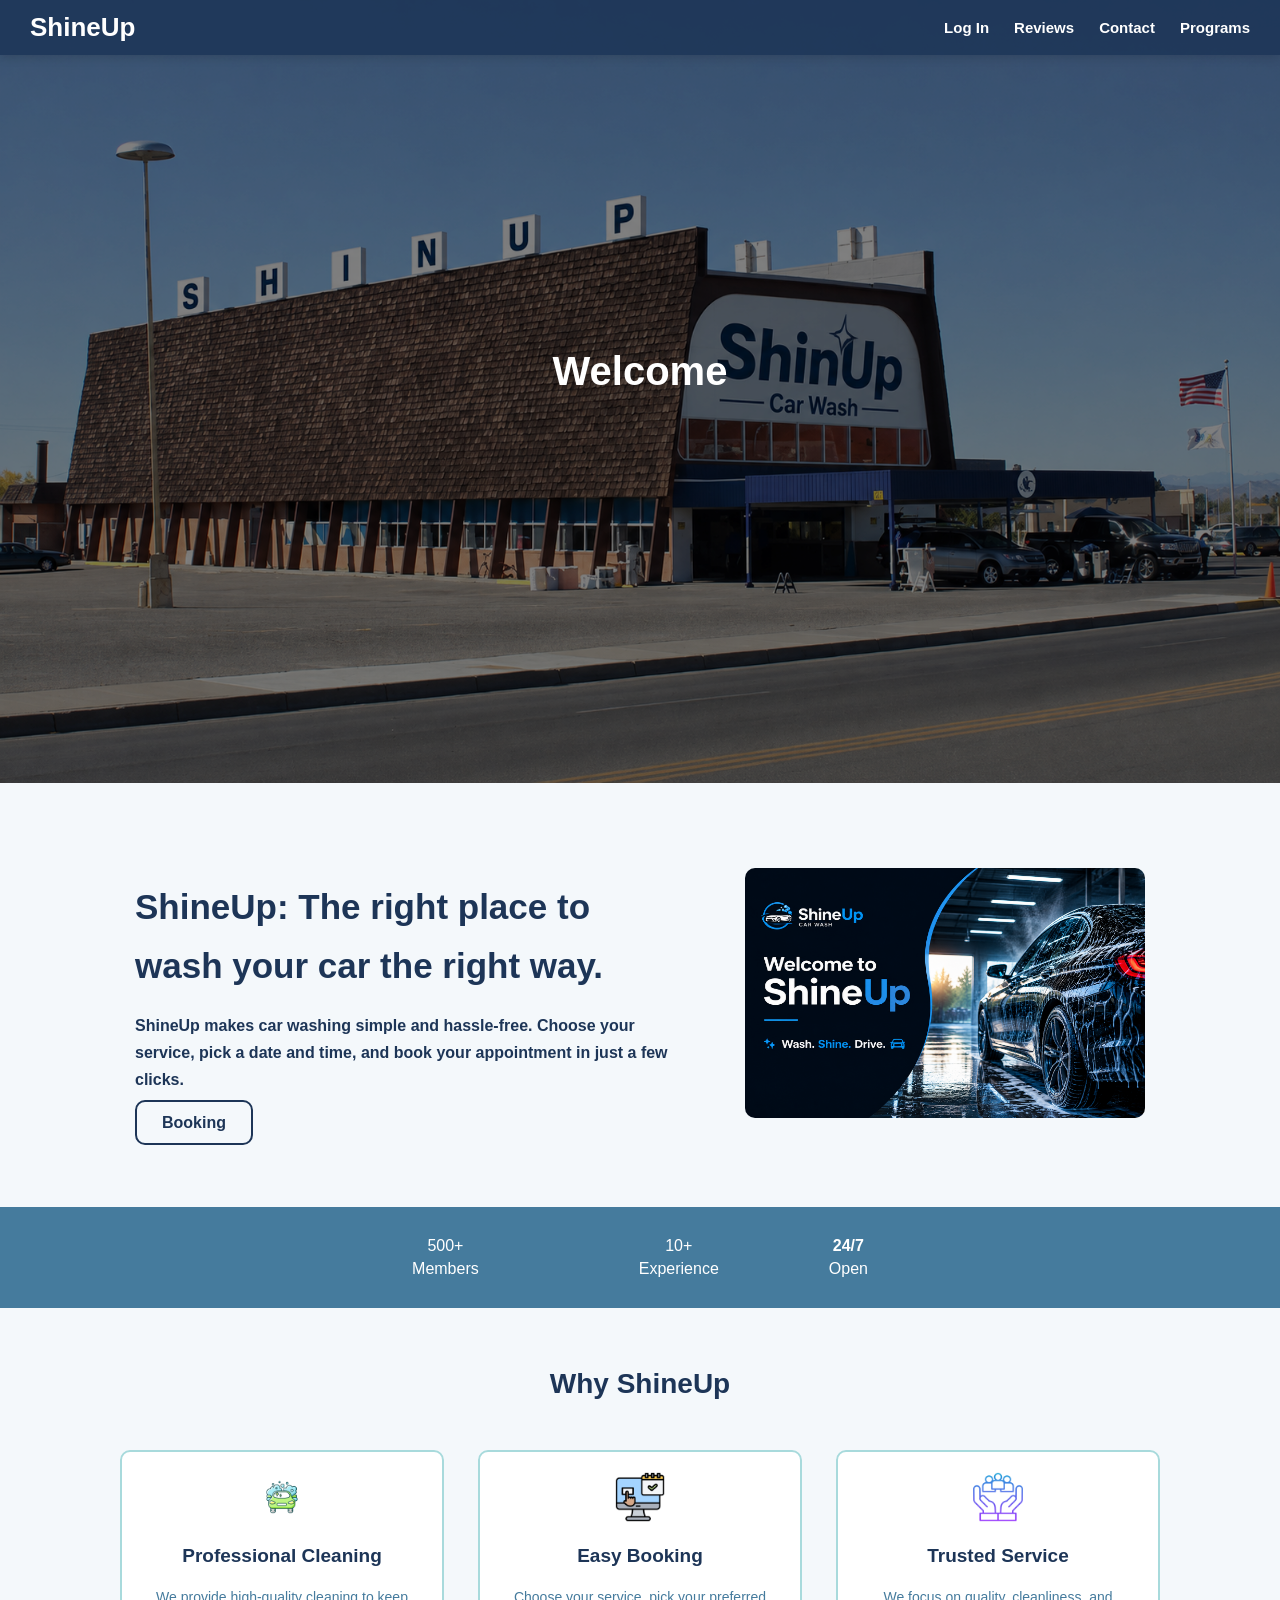
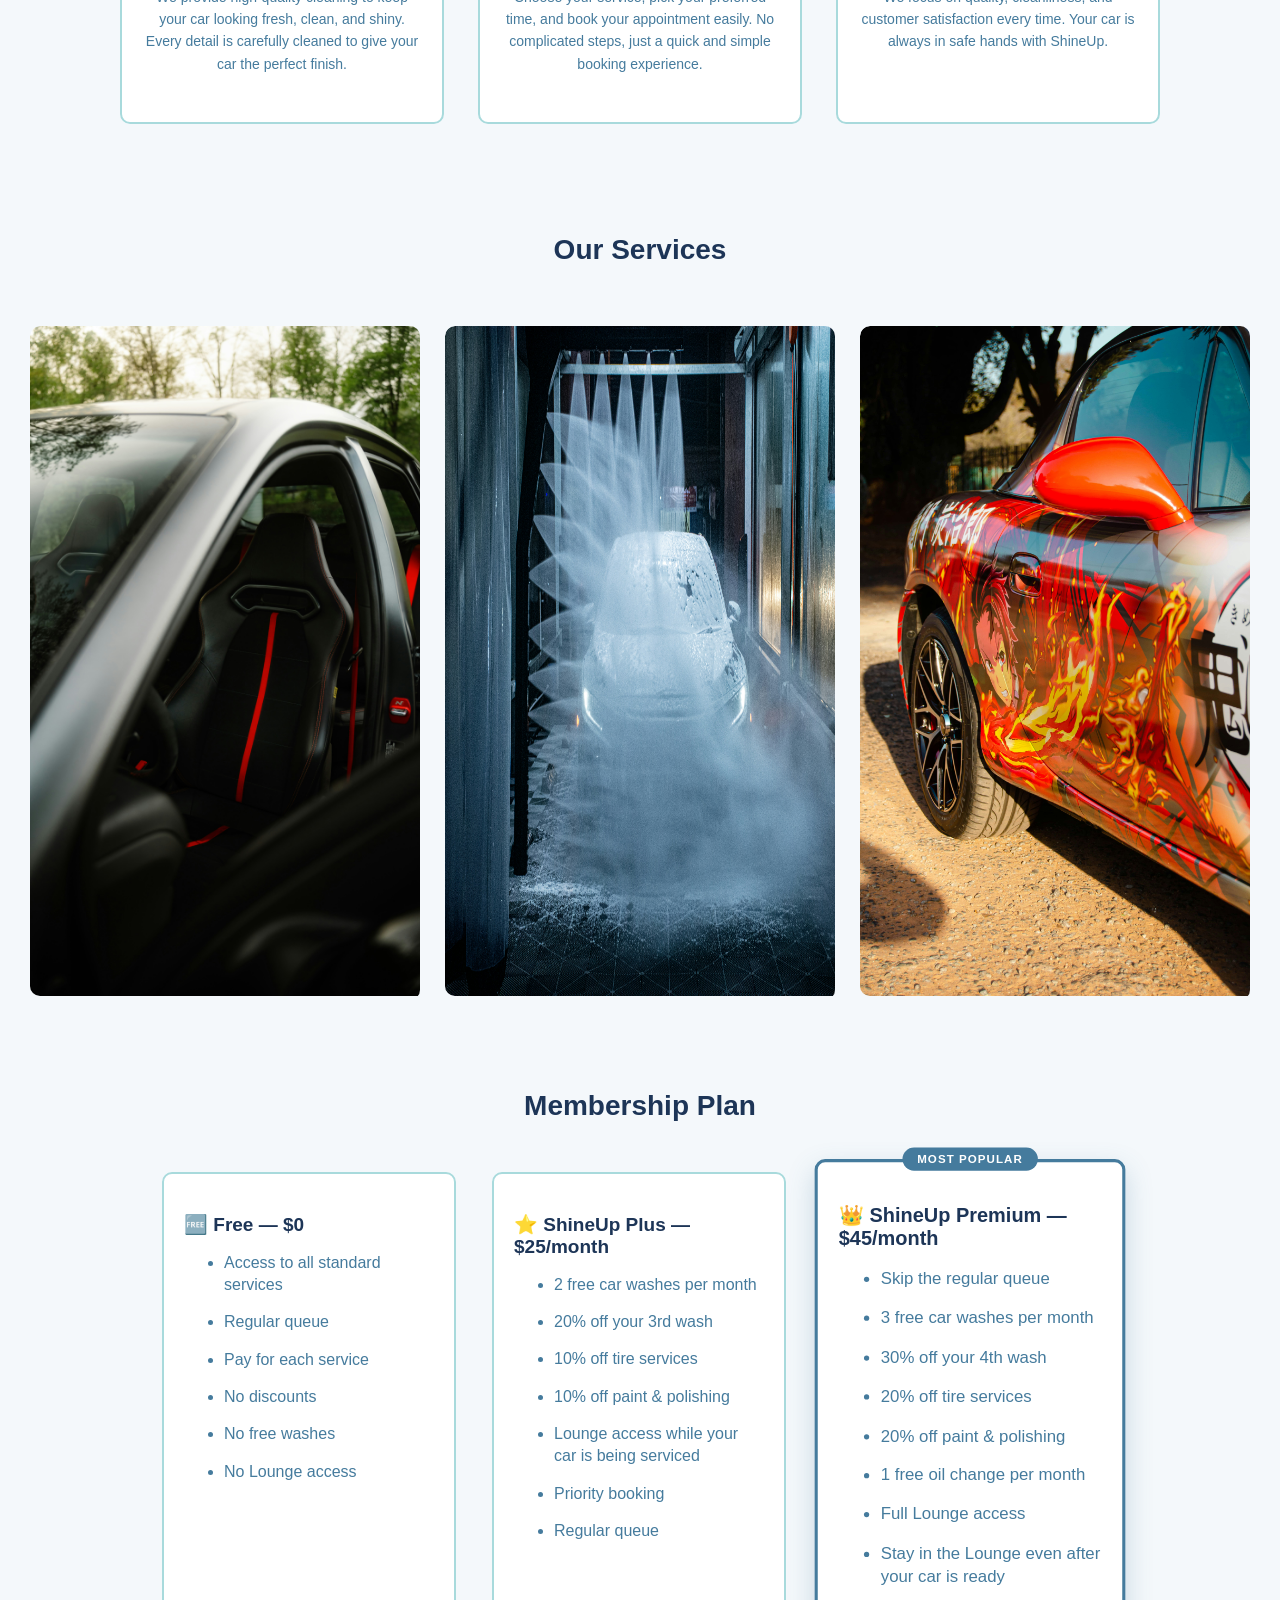
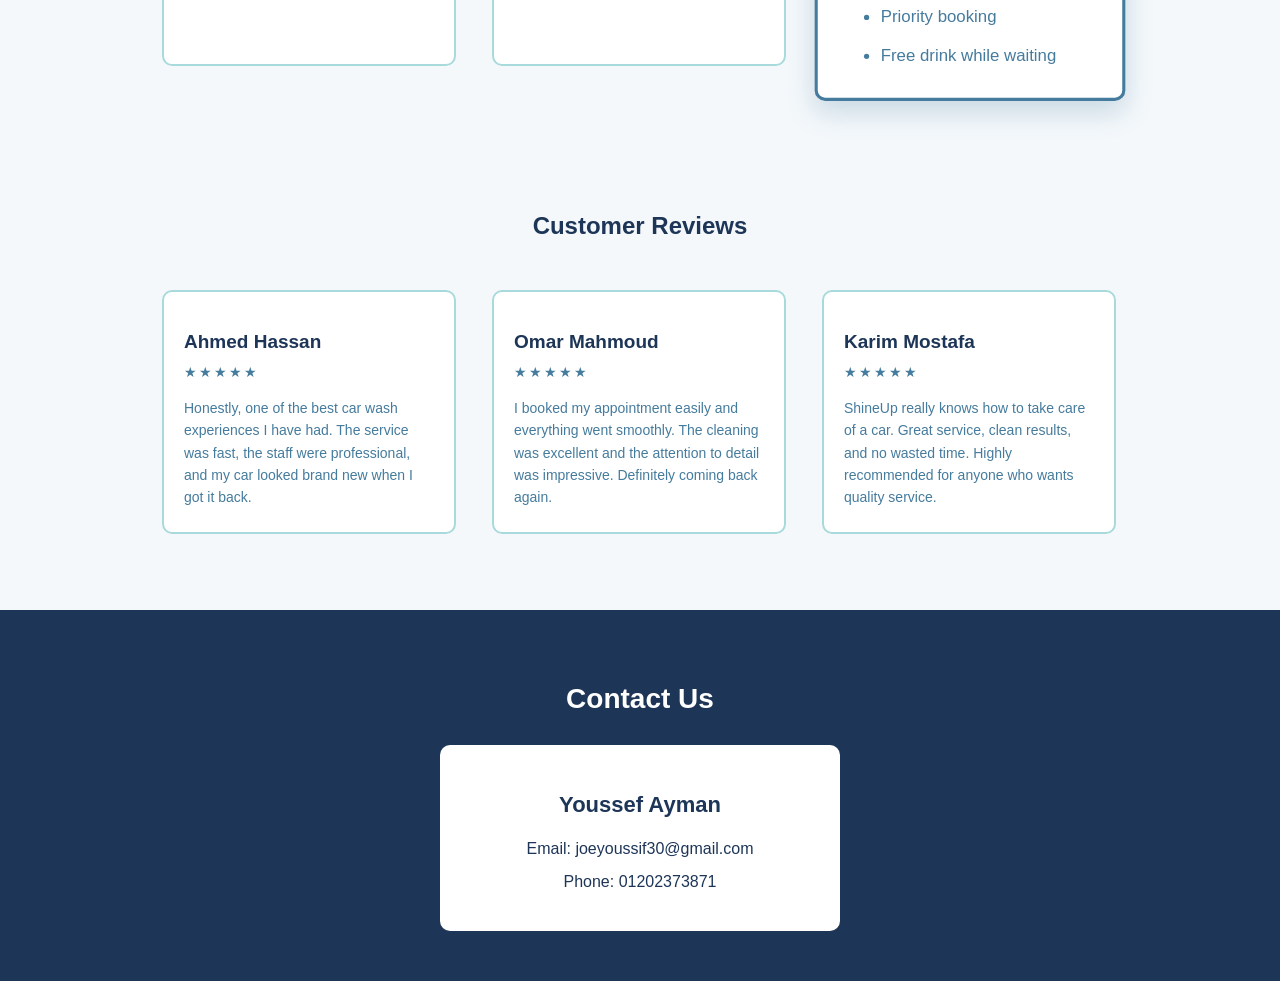
<file: index.html>
<!DOCTYPE html>
<html lang="en">

<head>
    <meta charset="UTF-8">
    <meta name="viewport" content="width=device-width, initial-scale=1.0">
    <title>ShineUp</title>
    <link rel="stylesheet" href="./style.css">
</head>

<body>

    <div class="image" id="image-hero">
         <img src="./images/shineup1.png" alt="ShineUp Car Wash">
        <div class="text">
            <h1 class="welcome">Welcome</h1>
            <h2 class="tagline"></h2>
        </div>

    </div>
    
    <nav class="navbar">

    <div class="shine">
        <a href="#image-hero">ShineUp</a>
    </div>

    <div class="nav-links">
        <a href="./LogIn.html" target="_blank">Log In</a>
        <a href="#reviews">Reviews</a>
        <a href="#contact">Contact</a>
        <a href="#services">Programs</a>
    </div>

</nav>


    <div class="body">

        <div class="img">
            <img src="./images/shineUP.png" alt="ShineUp">
        </div>

        <div class="describe">

            <h1>
                <b>ShineUp: The right place to wash your car the right way.</b>
            </h1>

            <p>
                <b>
                    ShineUp makes car washing simple and hassle-free.
                    Choose your service, pick a date and time, and book your appointment in just a few clicks.

                </b>
            </p>

         <div class="book">
            
           
             <a href="booking.html" target="_blank" class="booking">Booking</a>
         </div>

        </div>

    </div>


    <div class="features">

        <div class="members">

            <p class="mem">
                <b>
                    
                </b>
            </p>

            <p>
                Members
            </p>

        </div>

        <div class="experience">

            <p class="exp">
               
            </p>

            <p>
                Experience
            </p>

        </div>

        <div class="opens">

            <p>
                <b>
                    24/7
                </b>
            </p>

            <p>
                Open
            </p>

        </div>

    </div>


    <div class="why">

        <h2>
            Why ShineUp
        </h2>

    </div>


    <div class="about-us">

        <div class="card1">

            <fieldset class="first-card">

                <img src="./images/cleaning-service.png" alt="cleaning-service">

                <h3 class="fch3">
                    <b>Professional Cleaning</b>
                </h3>

                <p>
                    We provide high-quality cleaning to keep your car looking fresh,
                    clean, and shiny. Every detail is carefully cleaned to give your
                    car the perfect finish.
                </p>

            </fieldset>

        </div>


        <div class="card2">

            <fieldset class="second-card">

                <img src="./images/online-booking.png" alt="online-booking">

                <h3 class="sch3">
                    <b>Easy Booking</b>
                </h3>

                <p>
                    Choose your service, pick your preferred time,
                    and book your appointment easily. No complicated steps,
                    just a quick and simple booking experience.
                </p>

            </fieldset>

        </div>


        <div class="card3">

            <fieldset class="third-card">

                <img src="./images/customers.png" alt="Trusted Service">

                <h3 class="thch3">
                    <b>Trusted Service</b>
                </h3>

                <p>
                    We focus on quality, cleanliness, and customer satisfaction
                    every time. Your car is always in safe hands with ShineUp.
                </p>

            </fieldset>

        </div>

    </div>

    <div class="services-title" id="services">

        <h2>
            Our Services
        </h2>

    </div>


    <div class="flexing">

        <!-- card1 -->
        <div class="cards">

            <div class="flex-img">
                <img src="./images/Exterior & Interior Cleaning.jpg" alt="Exterior & Interior Cleaning service">
            </div>

            <div class="dis">
                <h3>
                    Exterior & Interior Cleaning
                </h3>
                    <p>
                        Professional interior and exterior cleaning for a fresh, spotless vehicle
                    </p>
            </div>

        </div>


        <!-- card2 -->
        <div class="cards">

            <div class="flex-img">
                <img src="./images/photo2.jpg" alt="carwash">
            </div>

            <div class="dis">
                <h3>
                    Car Wash
                </h3>
                    <p>
                        Professional car wash for a spotless, fresh, and shiny vehicle.
                    </p>
            </div>

        </div>

        <!-- card3 -->
         

        <div class="cards">

            <div class="flex-img">
                <img src="./images/Car Painting & Custom Designs.jpg" alt="Car Painting & Custom Designs">
            </div>

            <div class="dis">
                <h3>
                   Car Painting & Custom Designs
                </h3>
                    <p>
                        Transform your car with custom paint, unique designs, and stunning finishes
                    </p>
            </div>

        </div>
        
    </div> 


    <div class="membership-plan">

        <h2>
            <b>Membership Plan</b>
        </h2>

    </div>


    <div class="membership">

        <div class="free">

            <fieldset class="sub">

                <h3>
                    <b>🆓 Free — $0</b>
                </h3>

                <ul>

                    <li>
                        Access to all standard services
                    </li>

                    <li>
                        Regular queue
                    </li>

                    <li>
                        Pay for each service
                    </li>

                    <li>
                        No discounts
                    </li>

                    <li>
                        No free washes
                    </li>

                    <li>
                        No Lounge access
                    </li>

                </ul>

            </fieldset>

        </div>


        <div class="plus">

            <fieldset class="sub">

                <h3>
                    <b>⭐ ShineUp Plus — $25/month</b>
                </h3>

                <ul>

                    <li>
                        2 free car washes per month
                    </li>

                    <li>
                        20% off your 3rd wash
                    </li>

                    <li>
                        10% off tire services
                    </li>

                    <li>
                        10% off paint & polishing
                    </li>

                    <li>
                        Lounge access while your car is being serviced
                    </li>

                    <li>
                        Priority booking
                    </li>

                    <li>
                        Regular queue
                    </li>

                </ul>

            </fieldset>

        </div>


        <div class="premium">

            
            <fieldset class="sub">

                <h3>
                    <b>👑 ShineUp Premium — $45/month</b>
                </h3>

                <ul>

                    <li>
                        Skip the regular queue
                    </li>

                    <li>
                        3 free car washes per month
                    </li>

                    <li>
                        30% off your 4th wash
                    </li>

                    <li>
                        20% off tire services
                    </li>

                    <li>
                        20% off paint & polishing
                    </li>

                    <li>
                        1 free oil change per month
                    </li>

                    <li>
                        Full Lounge access
                    </li>

                    <li>
                        Stay in the Lounge even after your car is ready
                    </li>

                    <li>
                        Priority booking
                    </li>

                    <li>
                        Free drink while waiting
                    </li>

                </ul>

            </fieldset>

        </div>

    </div>


    <div class="reviews-title" id="reviews">

        <h2>
            Customer Reviews
        </h2>

    </div>


    <div class="customer-reviews">

        <div class="review1">

            <fieldset>

                <h3>
                    Ahmed Hassan
                </h3>

                <p class="stars">
                    ★★★★★
                </p>

                <p>
                    Honestly, one of the best car wash experiences I have had.
                    The service was fast, the staff were professional,
                    and my car looked brand new when I got it back.
                </p>

            </fieldset>

        </div>


        <div class="review2">

            <fieldset>

                <h3>
                    Omar Mahmoud
                </h3>

                <p class="stars">
                    ★★★★★
                </p>

                <p>
                    I booked my appointment easily and everything went smoothly.
                    The cleaning was excellent and the attention to detail was
                    impressive. Definitely coming back again.
                </p>

            </fieldset>

        </div>


        <div class="review3">

            <fieldset>

                <h3>
                    Karim Mostafa
                </h3>

                <p class="stars">
                    ★★★★★
                </p>

                <p>
                    ShineUp really knows how to take care of a car.
                    Great service, clean results, and no wasted time.
                    Highly recommended for anyone who wants quality service.
                </p>

            </fieldset>

        </div>

    </div>


    <div class="contact-section" id="contact">

        <h2>
            Contact Us
        </h2>

        <div class="contact-card">

            <h3>
                Youssef Ayman
            </h3>

            <p>
                Email: joeyoussif30@gmail.com
            </p>

            <p>
                Phone: 01202373871
            </p>

        </div>

    </div>


</body>

</html>
</file>
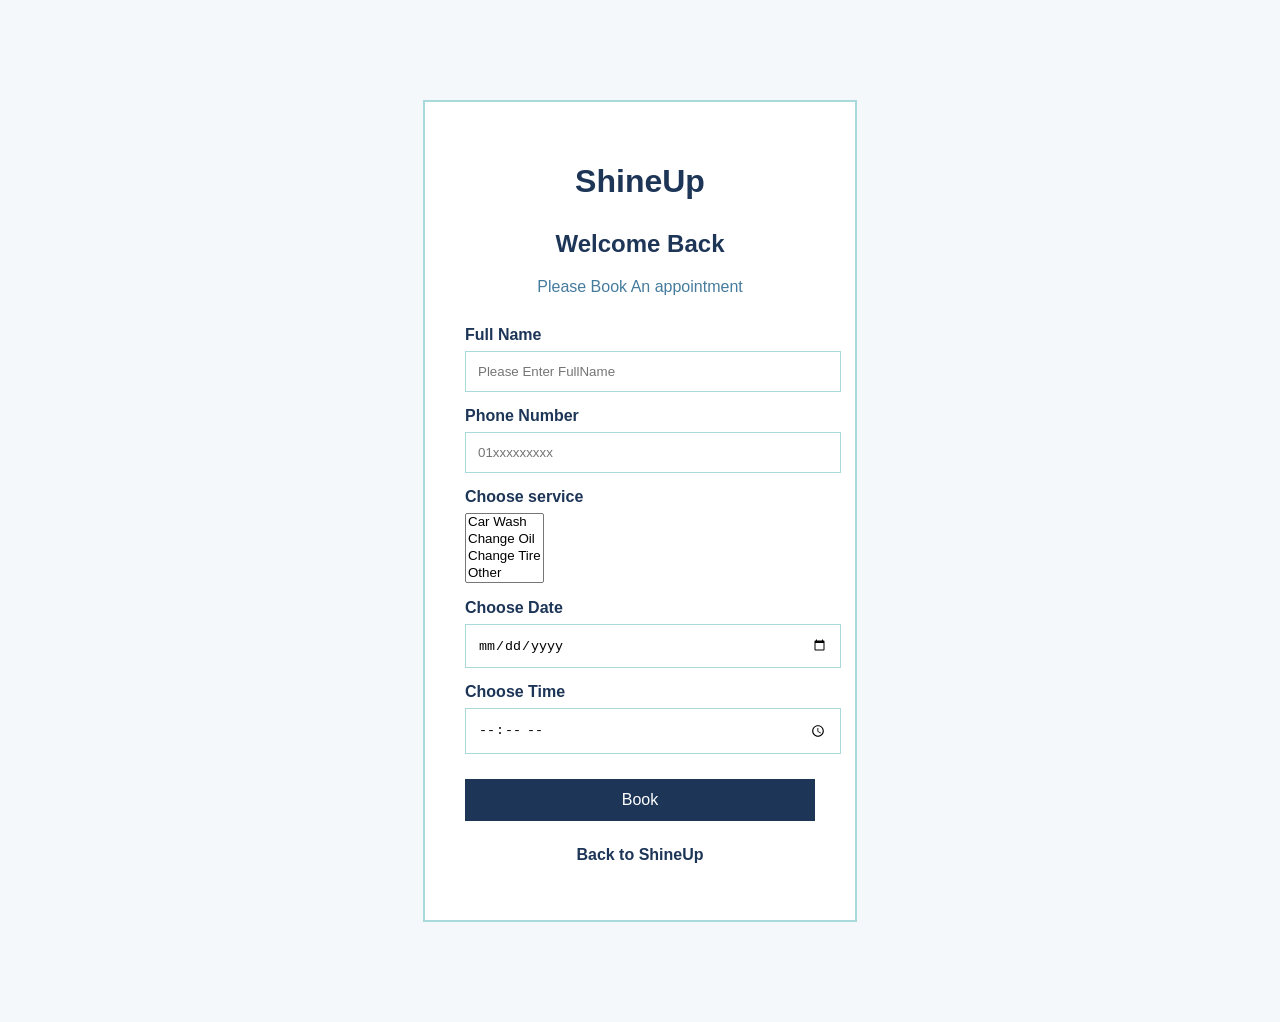
<file: booking.html>
<!DOCTYPE html>
<html lang="en">
<head>
    <meta charset="UTF-8">
    <meta name="viewport" content="width=device-width, initial-scale=1.0">
    <title>Booking</title>
     <link rel="stylesheet" href="./booking.css">
</head>
<body>
    <div class="cont-book">
        <h1>
            ShineUp
        </h1>

        <h2>
            Welcome Back
        </h2>
        <p>
            Please Book An appointment
        </p>
        
        <form>
            <label for="fullname">Full Name</label>
            <input id="fullname" type="text" placeholder="Please Enter FullName" required>

            <label for="phone">Phone Number</label>
            <input id="phone" type="tel" placeholder="01xxxxxxxxx" required>

             <label for="service"> Choose service </label>
            <select id="service"   name="service" multiple>
                <option value="car wash">Car Wash</option>
                <option value="change oil">Change Oil</option>
                <option value="change tire">Change Tire</option>
                <option value="other">Other</option>
            </select>

            <label for="date">Choose Date</label>
            <input id="date" type="date"  required>

            
            <label for="time">Choose Time</label>
            <input id="time" type="time"  required>


            
            <button type="submit">
                Book
            </button>

        </form>

        <p class="back">
            <a href="./index.html">
                Back to ShineUp
            </a>
        </p>


        </form>
    </div>
</body>
</html>
</file>
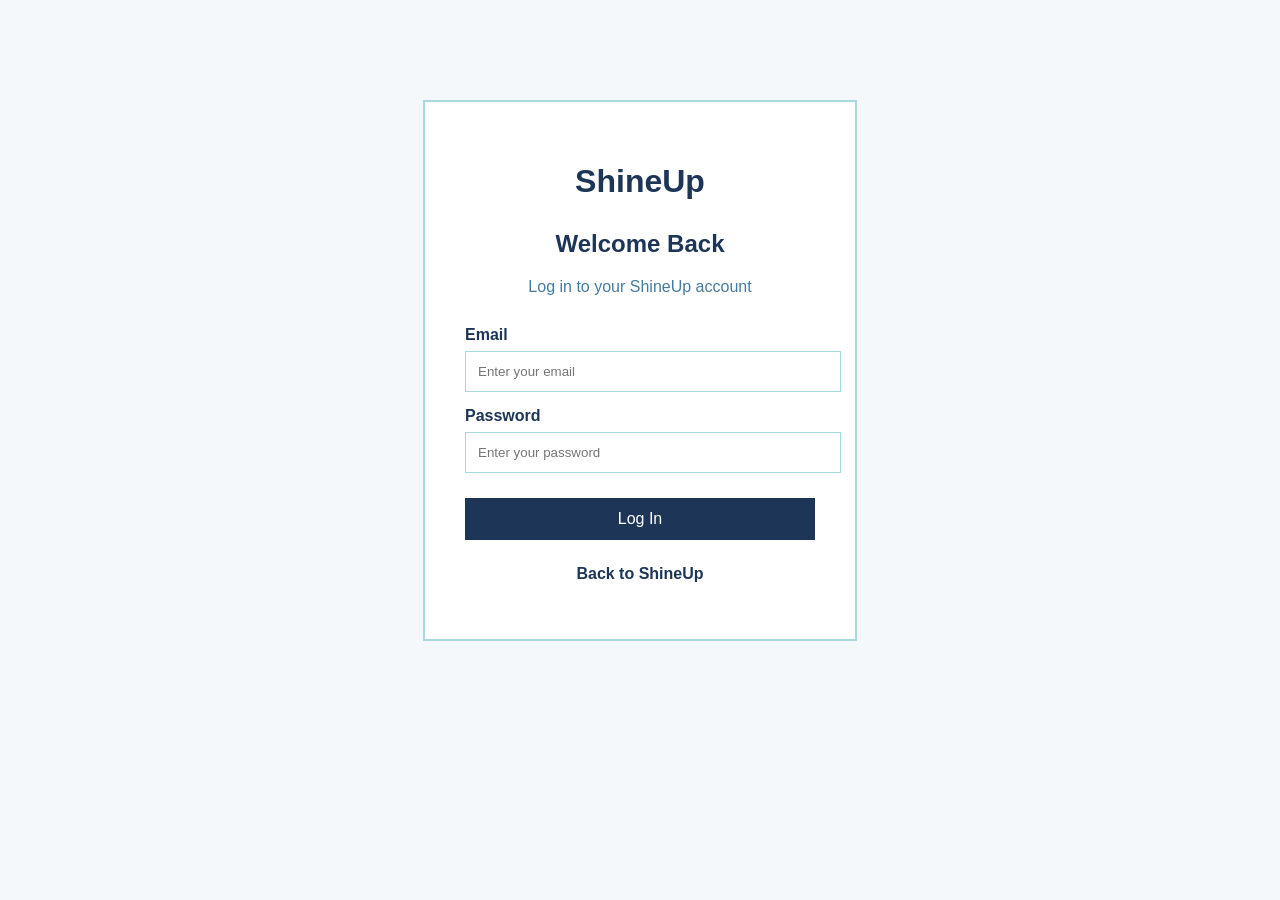
<file: LogIn.html>
<!DOCTYPE html>
<html lang="en">

<head>
    <meta charset="UTF-8">
    <meta name="viewport" content="width=device-width, initial-scale=1.0">
    <title>ShineUp - Log In</title>
    <link rel="stylesheet" href="./LogIn.css">
</head>

<body>

    <div class="login-container">

        <h1>
            ShineUp
        </h1>

        <h2>
            Welcome Back
        </h2>

        <p>
            Log in to your ShineUp account
        </p>

        <form>

            <label>
                Email
            </label>

            <input type="email" placeholder="Enter your email" required>


            <label>
                Password
            </label>

            <input type="password" placeholder="Enter your password" required>


            <button type="submit">
                Log In
            </button>

        </form>

        <p class="back">
            <a href="./index.html">
                Back to ShineUp
            </a>
        </p>

    </div>

</body>

</html>
</file>
<file: style.css>
/* ===== BASE ===== */

body {
    background-color: #F4F8FB;
    margin: 0;
    font-family: Arial, sans-serif;
    color: #1D3557;
}


/* ===== HERO IMAGE  ===== */

.image {
    position: relative;
    width: 100%;
}

.image img {
    width: 100%;
    height: auto;
    display: block;
    filter: brightness(50%);
}

.text {
    position: absolute;
    top: 0;
    left: 0;
    width: 100%;
    height: 100%;
    display: flex;
    flex-direction: column;
    justify-content: center;
    align-items: center;
    color: #ffffff;
    text-align: center;
}

.welcome {
    font-size: 40px;
}

.tagline::after {
    content: "";
    animation: shineup 5s infinite;
}

@keyframes shineup {
    0% { content: "W|"; }
    4% { content: "WA|"; }
    8% { content: "WAS|"; }
    12% { content: "WASH|"; }
    16% { content: "WAS|"; }
    20% { content: "WA|"; }
    24% { content: "W|"; }
    28% { content: "|"; }
    32% { content: "S|"; }
    36% { content: "SH|"; }
    40% { content: "SHI|"; }
    44% { content: "SHIN|"; }
    48% { content: "SHINE|"; }
    52% { content: "SHIN|"; }
    56% { content: "SHI|"; }
    60% { content: "SH|"; }
    64% { content: "S|"; }
    68% { content: "|"; }
    72% { content: "D|"; }
    76% { content: "DR|"; }
    80% { content: "DRI|"; }
    84% { content: "DRIV|"; }
    88% { content: "DRIVE|"; }
    92% { content: "DRIV|"; }
    94% { content: "DRI|"; }
    96% { content: "DR|"; }
    98% { content: "D|"; }
    100% { content: "|"; }
}


/* ===== NAVBAR ===== */

.navbar {
    z-index: 10;
    display: flex;
    align-items: center;
    gap: 25px;
    color: #FFFFFF;
    padding: 12px 30px;
    background-color: rgba(29, 53, 87, 0.85);
    position: fixed;
    top: 0;
    left: 0;
    right: 0;
    box-sizing: border-box;
    box-shadow: 0 2px 10px rgba(0, 0, 0, 0.15);
}

.navbar a {
    color: #FFFFFF;
    text-decoration: none;
    transition: color 0.3s ease;
}

.navbar a:hover {
    color: #A8DADC;
}

.shine {
    margin-right: auto;
    font-size: 26px;
    font-weight: bold;
}

.nav-links {
    display: flex;
    align-items: center;
    gap: 25px;
}

.nav-links a {
    font-size: 15px;
    font-weight: bold;
}


/* ===== INTRO  ===== */

.body {
    display: flex;
    flex-direction: row-reverse;
    gap: 60px;
    justify-content: center;
    align-items: center;
    padding: 70px 30px;
}

.img img {
    width: 400px;
    height: 250px;
    border-radius: 10px;
    transition: 1.2s;
}

.img img:hover {
    transform: translateY(-8px) rotate(2deg);
    overflow: hidden;
}

.describe {
    width: 550px;
    line-height: 1.7;
}

.describe h1 {
    font-size: 35px;
    margin-bottom: 15px;
}

.describe p {
    font-size: 16px;
}

.booking {
    padding: 12px 25px;
    border: 2px solid #1D3557;
    border-radius: 10px;
    text-decoration: none;
    color: #1D3557;
    font-weight: bold;
    transition: 500ms;
}

.booking:hover {
    background-color: #1D3557;
    color: aliceblue;
}


/* ===== FEATURES  ===== */

.features {
    display: flex;
    background-color: #457B9D;
    color: #FFFFFF;
    padding: 25px;
    align-items: center;
    justify-content: center;
}

.exp::after {
    content: "10+";
    animation: exp 1.7s;
}

.mem::after {
    content: "500+";
    animation: member 1.7s;
}

@keyframes member {
  0% { content: "1"; }
  1% { content: "2"; }
  2% { content: "3"; }
  3% { content: "4"; }
  4% { content: "5"; }
  5% { content: "6"; }
  6% { content: "7"; }
  7% { content: "8"; }
  8% { content: "9"; }
  9% { content: "10"; }
  10% { content: "11"; }
  11% { content: "12"; }
  12% { content: "13"; }
  13% { content: "14"; }
  14% { content: "15"; }
  15% { content: "16"; }
  16% { content: "17"; }
  17% { content: "18"; }
  18% { content: "19"; }
  19% { content: "20"; }
  20% { content: "21"; }
  21% { content: "22"; }
  22% { content: "23"; }
  23% { content: "24"; }
  24% { content: "25"; }
  25% { content: "26"; }
  26% { content: "27"; }
  27% { content: "28"; }
  28% { content: "29"; }
  29% { content: "30"; }
  30% { content: "31"; }
  31% { content: "32"; }
  32% { content: "33"; }
  33% { content: "34"; }
  34% { content: "35"; }
  35% { content: "36"; }
  36% { content: "37"; }
  37% { content: "38"; }
  38% { content: "39"; }
  39% { content: "40"; }
  40% { content: "41"; }
  41% { content: "42"; }
  42% { content: "43"; }
  43% { content: "44"; }
  44% { content: "45"; }
  45% { content: "46"; }
  46% { content: "47"; }
  47% { content: "48"; }
  48% { content: "49"; }
  49% { content: "50"; }
  50% { content: "51"; }
  51% { content: "52"; }
  52% { content: "53"; }
  53% { content: "54"; }
  54% { content: "55"; }
  55% { content: "56"; }
  56% { content: "57"; }
  57% { content: "58"; }
  58% { content: "59"; }
  59% { content: "60"; }
  60% { content: "61"; }
  61% { content: "62"; }
  62% { content: "63"; }
  63% { content: "64"; }
  64% { content: "65"; }
  65% { content: "66"; }
  66% { content: "67"; }
  67% { content: "68"; }
  68% { content: "69"; }
  69% { content: "70"; }
  70% { content: "71"; }
  71% { content: "72"; }
  72% { content: "73"; }
  73% { content: "74"; }
  74% { content: "75"; }
  75% { content: "76"; }
  76% { content: "77"; }
  77% { content: "78"; }
  78% { content: "79"; }
  79% { content: "80"; }
  80% { content: "81"; }
  81% { content: "82"; }
  82% { content: "83"; }
  83% { content: "84"; }
  84% { content: "85"; }
  85% { content: "86"; }
  86% { content: "87"; }
  87% { content: "88"; }
  88% { content: "89"; }
  89% { content: "90"; }
  90% { content: "91"; }
  91% { content: "92"; }
  92% { content: "93"; }
  93% { content: "94"; }
  94% { content: "95"; }
  95% { content: "96"; }
  96% { content: "97"; }
  97% { content: "98"; }
  98% { content: "99"; }
  99% { content: "100"; }
  100% { content: "100+"; }
}

@keyframes exp {
  0% { content: "1"; }
  10% { content: "2"; }
  20% { content: "3"; }
  30% { content: "4"; }
  40% { content: "5"; }
  50% { content: "6"; }
  60% { content: "7"; }
  70% { content: "8"; }
  80% { content: "9"; }
  90% { content: "10"; }
  100% { content: "10+"; }
}

.members {
    padding-right: 150px;
}

.experience {
    padding-right: 100px;
}

.features p {
    margin: 5px;
    text-align: center;
}


/* ===== SECTION TITLES  ===== */

.why h2,
.services-title h2,
.membership-plan h2 {
    text-align: center;
    color: #1D3557;
    font-size: 28px;
    margin-top: 60px;
    margin-bottom: 30px;
}


/* ===== WHY SHINEUP  ===== */

.about-us {
    display: flex;
    gap: 30px;
    justify-content: center;
    align-items: center;
    padding: 20px 30px 50px;
}

.first-card,
.second-card,
.third-card {
    transition: 1.3s;
    border-radius: 8px;
}

.first-card:hover,
.second-card:hover,
.third-card:hover {
    transform: scale(1.1);
    background-color: #1D3557;
    box-shadow: 0 8px 20px rgba(0, 0, 0, 0.2);
}

.first-card:hover .fch3,
.second-card:hover .sch3,
.third-card:hover .thch3 {
    color: aliceblue;
}

.card1 fieldset,
.card2 fieldset,
.card3 fieldset {
    width: 280px;
    height: 230px;
    background-color: #FFFFFF;
    border: 2px solid #A8DADC;
    border-radius: 10px;
    text-align: center;
    padding: 20px;
}

.card1 img,
.card2 img,
.card3 img {
    width: 50px;
    height: 50px;
}

.card1 h3,
.card2 h3,
.card3 h3 {
    font-size: 19px;
    color: #1D3557;
}

.card1 p,
.card2 p,
.card3 p {
    font-size: 14px;
    line-height: 1.6;
    color: #457B9D;
}


/* ===== OUR SERVICES ===== */

.flexing {
    display: flex;
    justify-content: center;
    gap: 25px;
    padding: 30px;
}

.flex-img {
    justify-content: space-between;
    gap: 60px;
}

.flex-img img {
    width: 430px;
    height: 670px;
    border-radius: 10px;
    transition: transform 1.5s ease, filter 1.5s ease;
}

.cards {
    position: relative;
    overflow: hidden;
    border-radius: 10px;
}

.cards:hover .flex-img img {
    transform: scale(1.1);
    filter: brightness(30%);
}

.cards:hover .dis {
    opacity: 1;
    transform: translate(-50%, -50%) translateY(0);
}

.dis {
    position: absolute;
    display: flex;
    flex-direction: column;
    justify-content: center;
    align-items: center;
    top: 50%;
    left: 50%;
    transform: translate(-50%, -50%) translateY(15px);
    opacity: 0;
    transition: opacity 0.6s ease, transform 0.6s ease;
    padding: 0 20px;
    text-align: center;
}

.dis h3 {
    font-size: xx-large;
    margin-bottom: 12px;
    color: aliceblue;
    letter-spacing: 1.5px;
    text-shadow: 0 2px 6px rgba(0, 0, 0, 0.6);
    position: relative;
    padding-bottom: 10px;
}

.dis h3::after {
    content: "";
    position: absolute;
    bottom: 0;
    left: 50%;
    transform: translateX(-50%);
    width: 60px;
    height: 3px;
    background-color: #A8DADC;
}

.dis p {
    font-size: larger;
    color: aliceblue;
    line-height: 1.5;
}




.service {
    display: flex;
    justify-content: center;
    gap: 30px;
    padding: 20px 30px 50px;
}

.fs {
    transition: 1.2s;
    border-radius: 8px;
}

.fs:hover {
    transform: scale(1.1);
    background-color: #1D3557;
}

.fs:hover .b {
    color: aliceblue;
}

.clean,
.oil,
.paint {
    width: 350px;
    height: 400px;
}

.clean fieldset,
.oil fieldset,
.paint fieldset {
    width: 300px;
    height: 350px;
    background-color: #FFFFFF;
    border: 2px solid #A8DADC;
    border-radius: 10px;
    padding: 20px;
}

.clean dt,
.oil dt,
.paint dt {
    font-size: 19px;
    color: #1D3557;
    margin-bottom: 20px;
}

.clean dd,
.oil dd,
.paint dd {
    font-size: 14px;
    line-height: 1.7;
    color: #457B9D;
}


/* ===== MEMBERSHIP PLAN ===== */

.membership {
    display: flex;
    justify-content: center;
    align-items: center;
    gap: 30px;
    padding: 20px 30px 70px;
}

.free,
.plus,
.premium {
    width: 300px;
    height: 520px;
}

.free fieldset,
.plus fieldset {
    width: 250px;
    height: 450px;
    background-color: #FFFFFF;
    border: 2px solid #A8DADC;
    border-radius: 10px;
    padding: 20px;
    transition: transform 0.4s ease, box-shadow 0.4s ease;
}

.free fieldset:hover,
.plus fieldset:hover {
    transform: translateY(-8px);
    box-shadow: 0 10px 20px rgba(29, 53, 87, 0.15);
}

.premium fieldset {
    width: 250px;
    height: 470px;
    background-color: #FFFFFF;
    border: 3px solid #457B9D;
    border-radius: 10px;
    padding: 20px;
    position: relative;
    transform: scale(1.05);
    box-shadow: 0 10px 25px rgba(69, 123, 157, 0.25);
    transition: transform 0.4s ease, box-shadow 0.4s ease;
}

.premium fieldset:hover {
    transform: scale(1.08) translateY(-8px);
    box-shadow: 0 14px 28px rgba(69, 123, 157, 0.35);
}

.premium fieldset::before {
    content: "MOST POPULAR";
    position: absolute;
    top: -14px;
    left: 50%;
    transform: translateX(-50%);
    background-color: #457B9D;
    color: #FFFFFF;
    font-size: 11px;
    font-weight: bold;
    letter-spacing: 1px;
    padding: 5px 14px;
    border-radius: 20px;
}

.free h3,
.plus h3,
.premium h3 {
    color: #1D3557;
    font-size: 19px;
    margin-bottom: 15px;
}

.free li,
.plus li,
.premium li {
    margin-bottom: 15px;
    color: #457B9D;
    line-height: 1.4;
}


/* ===== CUSTOMER REVIEWS ===== */

.reviews-title {
    text-align: center;
    color: #1D3557;
    margin-top: 50px;
    margin-bottom: 30px;
}

.customer-reviews {
    display: flex;
    justify-content: center;
    gap: 30px;
    padding: 20px 30px 70px;
}

.review1,
.review2,
.review3 {
    width: 300px;
    height: 250px;
}

.review1 fieldset,
.review2 fieldset,
.review3 fieldset {
    width: 250px;
    height: 200px;
    background-color: #FFFFFF;
    border: 2px solid #A8DADC;
    border-radius: 10px;
    padding: 20px;
    transition: transform 0.4s ease, box-shadow 0.4s ease, border-color 0.4s ease;
}

.review1 fieldset:hover,
.review2 fieldset:hover,
.review3 fieldset:hover {
    transform: translateY(-6px);
    border-color: #457B9D;
    box-shadow: 0 10px 20px rgba(29, 53, 87, 0.12);
}

.review1 h3,
.review2 h3,
.review3 h3 {
    color: #1D3557;
    font-size: 19px;
    margin-bottom: 8px;
}

.review1 p,
.review2 p,
.review3 p {
    color: #457B9D;
    line-height: 1.6;
    font-size: 14px;
}

.stars {
    color: #F4B400;
    font-size: 20px;
    letter-spacing: 2px;
    margin: 5px 0;
}


/* ===== CONTACT ===== */

.contact-section {
    text-align: center;
    padding: 50px 30px;
    background-color: #1D3557;
    color: #FFFFFF;
}

.contact-section h2 {
    font-size: 28px;
    margin-bottom: 30px;
}

.contact-card {
    width: 350px;
    margin: auto;
    background-color: #FFFFFF;
    color: #1D3557;
    padding: 25px;
    border-radius: 10px;
}

.contact-card h3 {
    font-size: 22px;
}

.contact-card p {
    font-size: 16px;
    margin: 15px;
}
</file>
<file: booking.css>
body
{
    
    margin: 0;
    background-color: #F4F8FB;
    font-family: Arial, sans-serif;
    color: #1D3557;

}

.cont-book
{
    width: 350px;
    margin: 100px auto;
    padding: 40px;
    background-color: #FFFFFF;
    text-align: center;
    border: 2px solid #A8DADC;

}


.cont-book h1
{
    font-size: 32px;

}
.cont-book h2
{
    margin-top: 30px;

}
.cont-book p
{
 color: #457B9D;
}

form
{
text-align: left;
    margin-top: 30px;
}

label
{
     display: block;
    margin-top: 15px;
    margin-bottom: 7px;
    font-weight: bold;
}

input
{

    width: 100%;
    padding: 12px;
    border: 1px solid #A8DADC;

}

button
{
    width: 100%;
    margin-top: 25px;
    padding: 12px;
    border: none;
    background-color: #1D3557;
    color: white;
    font-size: 16px;
}
 .back
 {
    margin-top: 25px;
 }
 .back a
 {
      color: #1D3557;
    text-decoration: none;
    font-weight: bold;

 }
</file>
<file: LogIn.css>
body {

    margin: 0;
    background-color: #F4F8FB;
    font-family: Arial, sans-serif;
    color: #1D3557;

}

.login-container {

    width: 350px;
    margin: 100px auto;
    padding: 40px;
    background-color: #FFFFFF;
    text-align: center;
    border: 2px solid #A8DADC;

}

.login-container h1 {

    font-size: 32px;

}

.login-container h2 {

    margin-top: 30px;

}

.login-container p {

    color: #457B9D;

}

form {

    text-align: left;
    margin-top: 30px;

}

label {

    display: block;
    margin-top: 15px;
    margin-bottom: 7px;
    font-weight: bold;

}

input {

    width: 100%;
    padding: 12px;
    border: 1px solid #A8DADC;

}

button {

    width: 100%;
    margin-top: 25px;
    padding: 12px;
    border: none;
    background-color: #1D3557;
    color: white;
    font-size: 16px;

}

.back {

    margin-top: 25px;

}

.back a {

    color: #1D3557;
    text-decoration: none;
    font-weight: bold;

}
</file>
